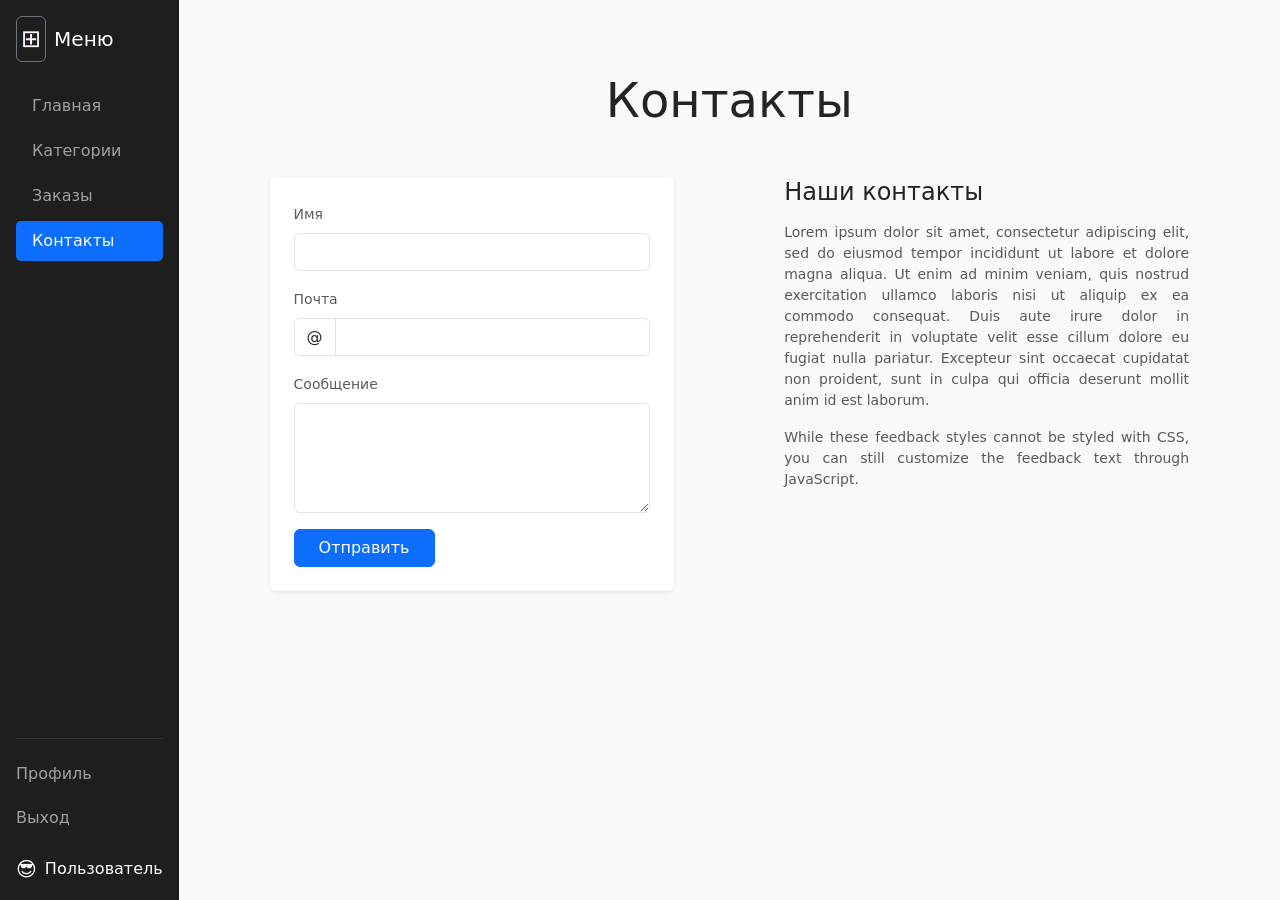
<file: contacts.html>
<!DOCTYPE html>
<html lang="ru" data-bs-theme="light"> <!-- ВОТ ЗДЕСЬ ВКЛЮЧЕНА СВЕТЛАЯ ТЕМА -->
<head>
    <meta charset="UTF-8">
    <meta name="viewport" content="width=device-width, initial-scale=1.0">
    <title>Контакты</title>
    <link href="https://cdn.jsdelivr.net/npm/bootstrap@5.3.3/dist/css/bootstrap.min.css" rel="stylesheet">
    <link rel="stylesheet" href="css/style.css">
</head>
<body class="d-flex">

    <!-- БОКОВОЕ МЕНЮ -->
    <aside class="sidebar d-flex flex-column p-3 text-white">
        <a href="#" class="d-flex align-items-center mb-4 text-white text-decoration-none fs-5">
            <span class="fs-4 me-2 border border-secondary rounded p-1">⊞</span> Меню
        </a>
        <ul class="nav nav-pills flex-column mb-auto">
            <li class="nav-item"><a href="index.html" class="nav-link">Главная</a></li>
            <li class="nav-item"><a href="category.html" class="nav-link">Категории</a></li>
            <li class="nav-item"><a href="catalog.html" class="nav-link">Заказы</a></li>
            <li class="nav-item"><a href="contacts.html" class="nav-link active">Контакты</a></li>
        </ul>
        <div class="sidebar-footer">
            <ul class="nav nav-pills flex-column">
                <li><a href="#" class="nav-link px-0 mb-1">Профиль</a></li>
                <li><a href="#" class="nav-link px-0 mb-3">Выход</a></li>
                <li class="text-white d-flex align-items-center fs-6"><span class="fs-5 me-2">😎</span> Пользователь</li>
            </ul>
        </div>
    </aside>

    <!-- ОСНОВНОЙ КОНТЕНТ -->
    <main class="flex-grow-1 p-5">
        <div class="text-center mb-5 mt-4">
            <h1 class="display-5">Контакты</h1>
        </div>

        <div class="row justify-content-center mt-5">
            <div class="col-md-5">
                <div class="card shadow-sm border-0 p-4">
                    <form>
                        <div class="mb-3">
                            <label class="form-label text-muted small">Имя</label>
                            <input type="text" class="form-control" required>
                        </div>
                        <div class="mb-3">
                            <label class="form-label text-muted small">Почта</label>
                            <div class="input-group">
                                <span class="input-group-text bg-white">@</span>
                                <input type="email" class="form-control" required>
                            </div>
                        </div>
                        <div class="mb-3">
                            <label class="form-label text-muted small">Сообщение</label>
                            <textarea class="form-control" rows="4" required></textarea>
                        </div>
                        <button type="submit" class="btn btn-primary px-4">Отправить</button>
                    </form>
                </div>
            </div>

            <div class="col-md-5 offset-md-1 mt-4 mt-md-0">
                <h4 class="mb-3">Наши контакты</h4>
                <p class="text-muted small" style="text-align: justify;">
                    Lorem ipsum dolor sit amet, consectetur adipiscing elit, sed do eiusmod tempor incididunt ut labore et dolore magna aliqua. Ut enim ad minim veniam, quis nostrud exercitation ullamco laboris nisi ut aliquip ex ea commodo consequat. Duis aute irure dolor in reprehenderit in voluptate velit esse cillum dolore eu fugiat nulla pariatur. Excepteur sint occaecat cupidatat non proident, sunt in culpa qui officia deserunt mollit anim id est laborum.
                </p>
                <p class="text-muted small" style="text-align: justify;">
                    While these feedback styles cannot be styled with CSS, you can still customize the feedback text through JavaScript.
                </p>
            </div>
        </div>
    </main>

    <script src="https://cdn.jsdelivr.net/npm/bootstrap@5.3.3/dist/js/bootstrap.bundle.min.js"></script>
</body>
</html>
</file>
<file: css/style.css>
body {
    background-color: #f8f9fa;
}

.sidebar {
    width: 250px;
    min-height: 100vh;
    background-color: #1e1e1e !important;
}

.sidebar .nav-link {
    color: #a0a0a0;
    border-radius: 5px;
    margin-bottom: 5px;
}

.sidebar .nav-link:hover {
    color: #ffffff;
    background-color: #333333;
}

.sidebar .nav-link.active {
    background-color: #0d6efd;
    color: #ffffff;
}

.sidebar-footer {
    border-top: 1px solid #333;
    padding-top: 15px;
}

.product-card {
    border: 1px solid #e0e0e0;
    border-radius: 8px;
    background: #fff;
}

.product-card .card-header {
    background-color: #f8f9fa;
    border-bottom: 1px solid #e0e0e0;
    font-weight: 500;
}

.product-card .price {
    font-size: 2rem;
    font-weight: bold;
}

.product-card .card-text {
    font-size: 0.85rem;
    color: #6c757d;
}

.catalog-card-img {
    height: 200px;
    background-color: #555;
    color: #ccc;
    display: flex;
    align-items: center;
    justify-content: center;
    font-size: 1.2rem;
}
</file>
